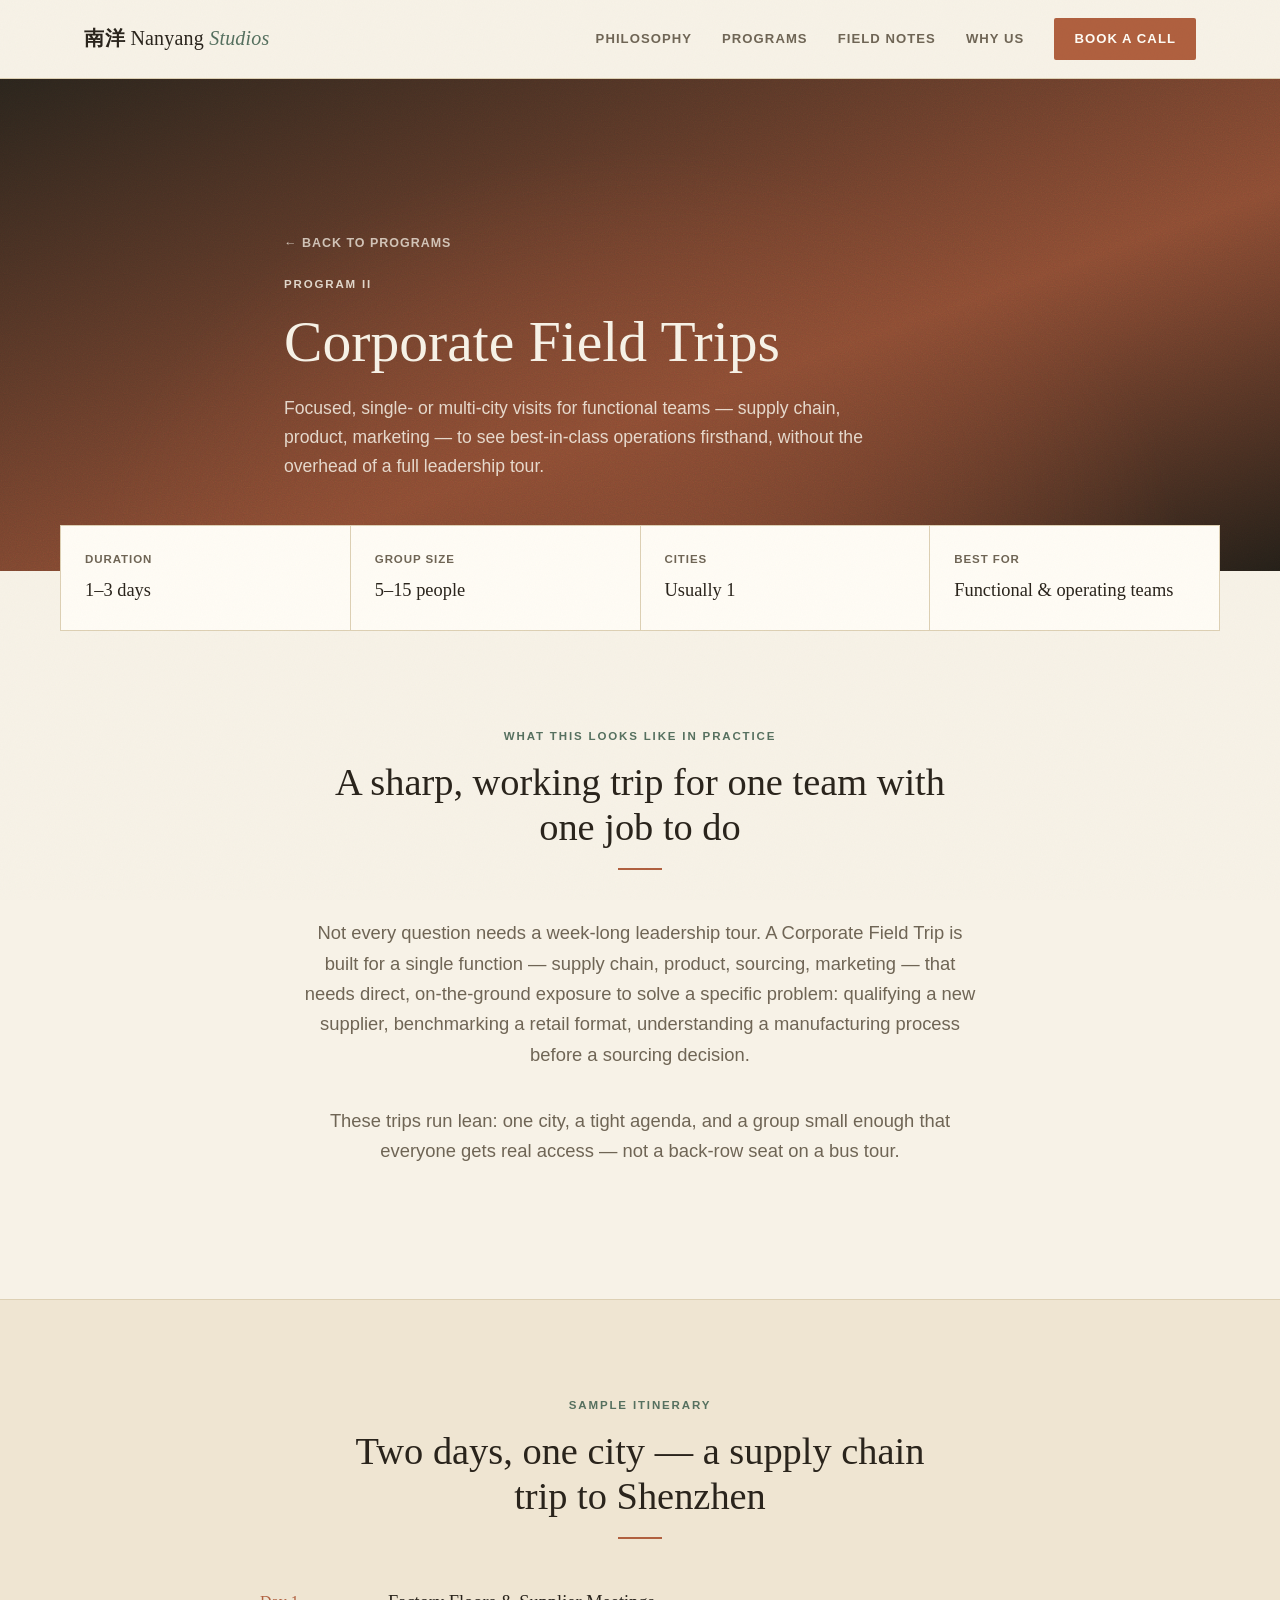
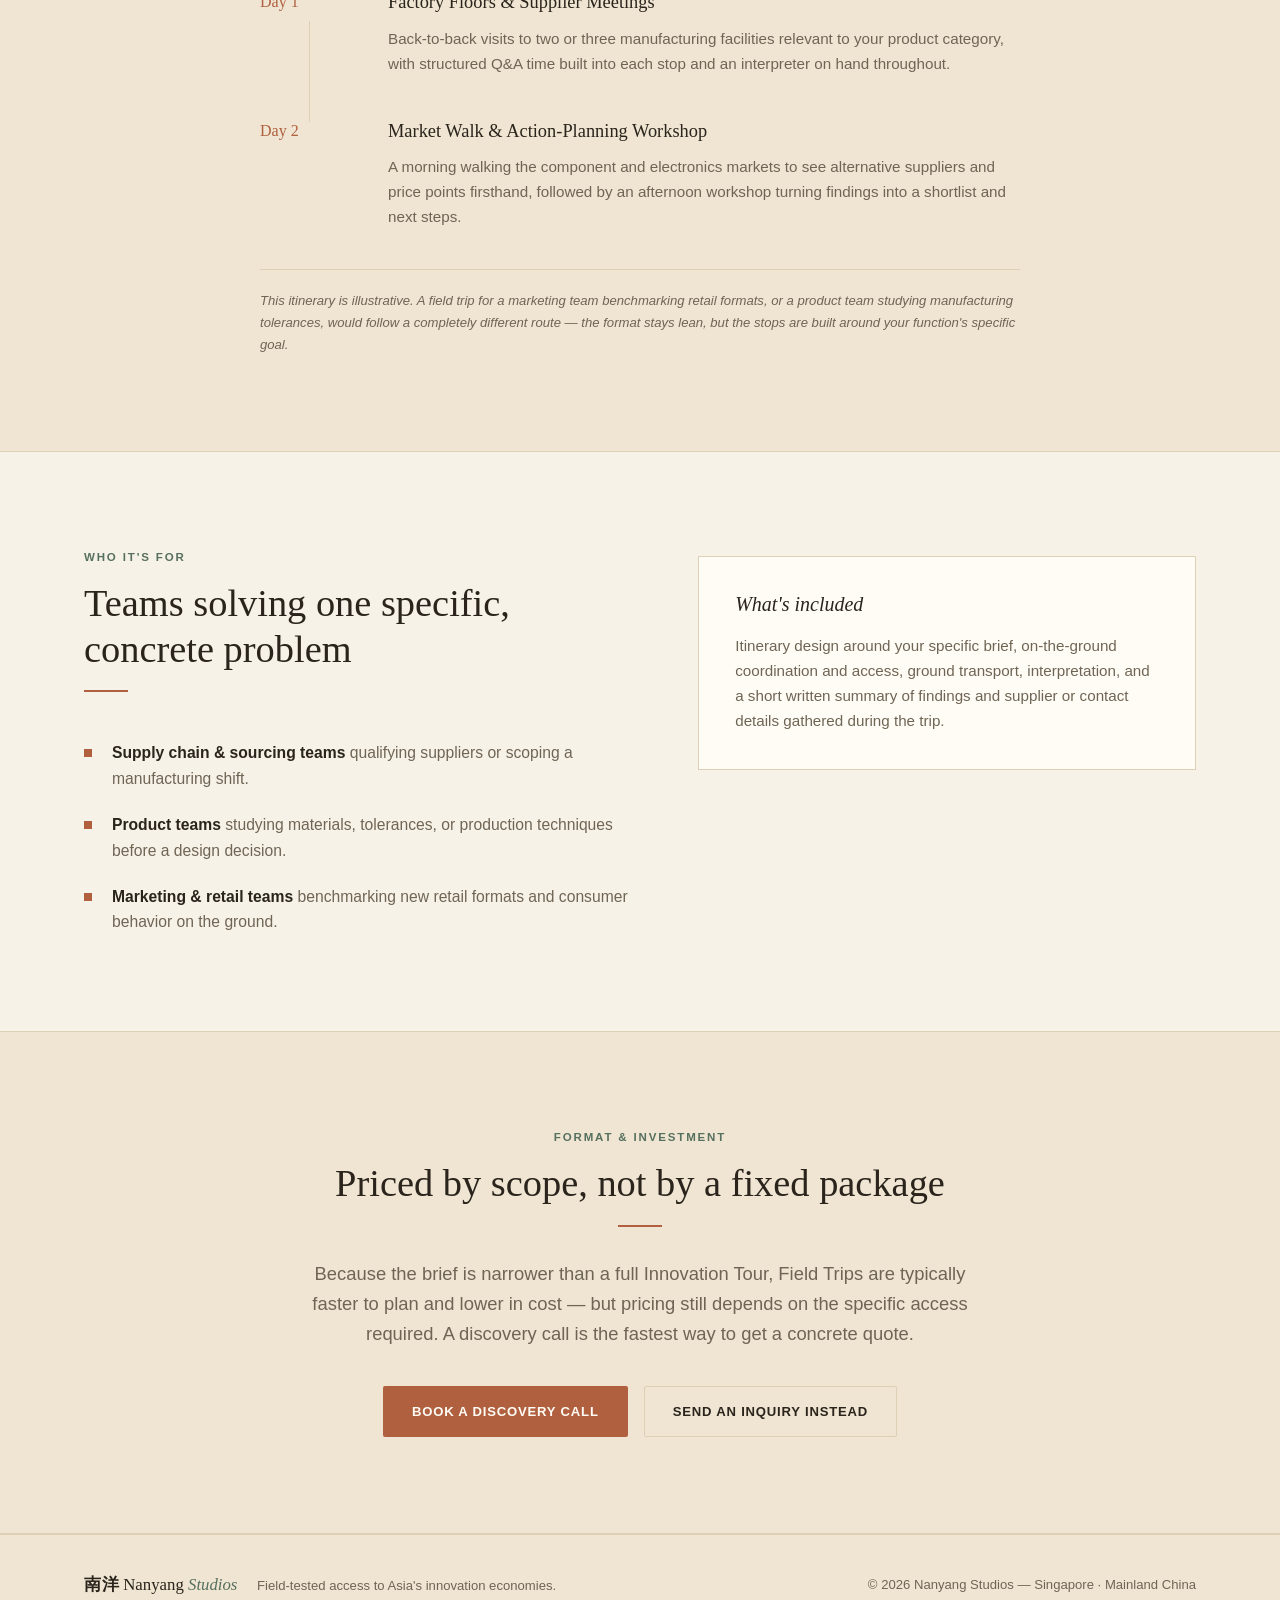
<file: programs/corporate-field-trips.html>
<!DOCTYPE html>
<html lang="en">
<head>
<meta charset="UTF-8">
<meta name="viewport" content="width=device-width, initial-scale=1.0">
<title>Corporate Field Trips | Nanyang Studios</title>
<meta name="description" content="Focused corporate field trips for functional teams — supply chain, product, and marketing — into Asia's operating floors. A sample itinerary, format, and what's included.">
<link rel="icon" href="data:,">
<link rel="stylesheet" href="../styles.css">
<script>document.documentElement.classList.add("js-reveal");</script>
</head>
<body>

<header class="site-header" id="top">
  <div class="container header-inner">
    <a href="../index.html" class="logo"><span class="zh" lang="zh">南洋</span> Nanyang <span>Studios</span></a>
    <nav class="nav" id="nav">
      <a href="../index.html#philosophy">Philosophy</a>
      <a href="../index.html#programs">Programs</a>
      <a href="../index.html#field-notes">Field Notes</a>
      <a href="../index.html#why">Why Us</a>
      <a href="../index.html#contact" class="nav-cta">Book a Call</a>
    </nav>
    <button class="nav-toggle" id="navToggle" aria-label="Toggle navigation" aria-expanded="false">
      <span></span><span></span><span></span>
    </button>
  </div>
</header>

<main>

  <section class="page-hero">
    <div class="page-hero-photo tint-terracotta" aria-hidden="true"></div>
    <div class="container page-hero-inner">
      <a href="../index.html#programs" class="breadcrumb">← Back to Programs</a>
      <p class="eyebrow eyebrow-light">Program II</p>
      <h1>Corporate Field Trips</h1>
      <p class="page-hero-sub">Focused, single- or multi-city visits for functional teams — supply chain, product, marketing — to see best-in-class operations firsthand, without the overhead of a full leadership tour.</p>
    </div>
  </section>

  <div class="quick-facts reveal">
    <div class="quick-fact">
      <span class="quick-fact-label">Duration</span>
      <span class="quick-fact-value">1–3 days</span>
    </div>
    <div class="quick-fact">
      <span class="quick-fact-label">Group size</span>
      <span class="quick-fact-value">5–15 people</span>
    </div>
    <div class="quick-fact">
      <span class="quick-fact-label">Cities</span>
      <span class="quick-fact-value">Usually 1</span>
    </div>
    <div class="quick-fact">
      <span class="quick-fact-label">Best for</span>
      <span class="quick-fact-value">Functional &amp; operating teams</span>
    </div>
  </div>

  <section class="section reveal">
    <div class="container narrow">
      <div class="section-head">
        <p class="eyebrow">What This Looks Like In Practice</p>
        <h2>A sharp, working trip for one team with one job to do</h2>
      </div>
      <p class="lede">Not every question needs a week-long leadership tour. A Corporate Field Trip is built for a single function — supply chain, product, sourcing, marketing — that needs direct, on-the-ground exposure to solve a specific problem: qualifying a new supplier, benchmarking a retail format, understanding a manufacturing process before a sourcing decision.</p>
      <p class="lede">These trips run lean: one city, a tight agenda, and a group small enough that everyone gets real access — not a back-row seat on a bus tour.</p>
    </div>
  </section>

  <section class="section section-alt reveal">
    <div class="container">
      <div class="section-head">
        <p class="eyebrow">Sample Itinerary</p>
        <h2>Two days, one city — a supply chain trip to Shenzhen</h2>
      </div>
      <div class="itinerary">
        <div class="itinerary-day">
          <span class="itinerary-day-num">Day 1</span>
          <div>
            <h4>Factory Floors &amp; Supplier Meetings</h4>
            <p>Back-to-back visits to two or three manufacturing facilities relevant to your product category, with structured Q&amp;A time built into each stop and an interpreter on hand throughout.</p>
          </div>
        </div>
        <div class="itinerary-day">
          <span class="itinerary-day-num">Day 2</span>
          <div>
            <h4>Market Walk &amp; Action-Planning Workshop</h4>
            <p>A morning walking the component and electronics markets to see alternative suppliers and price points firsthand, followed by an afternoon workshop turning findings into a shortlist and next steps.</p>
          </div>
        </div>
      </div>
      <p class="itinerary-note">This itinerary is illustrative. A field trip for a marketing team benchmarking retail formats, or a product team studying manufacturing tolerances, would follow a completely different route — the format stays lean, but the stops are built around your function's specific goal.</p>
    </div>
  </section>

  <section class="section reveal">
    <div class="container why-grid">
      <div>
        <div class="section-head section-head-left">
          <p class="eyebrow">Who It's For</p>
          <h2>Teams solving one specific, concrete problem</h2>
        </div>
        <ul class="why-list">
          <li><strong>Supply chain &amp; sourcing teams</strong> qualifying suppliers or scoping a manufacturing shift.</li>
          <li><strong>Product teams</strong> studying materials, tolerances, or production techniques before a design decision.</li>
          <li><strong>Marketing &amp; retail teams</strong> benchmarking new retail formats and consumer behavior on the ground.</li>
        </ul>
      </div>
      <div class="credential-block">
        <h3>What's included</h3>
        <p>Itinerary design around your specific brief, on-the-ground coordination and access, ground transport, interpretation, and a short written summary of findings and supplier or contact details gathered during the trip.</p>
      </div>
    </div>
  </section>

  <section class="section section-alt cta-band reveal">
    <div class="container">
      <div class="section-head">
        <p class="eyebrow">Format &amp; Investment</p>
        <h2>Priced by scope, not by a fixed package</h2>
      </div>
      <p class="lede">Because the brief is narrower than a full Innovation Tour, Field Trips are typically faster to plan and lower in cost — but pricing still depends on the specific access required. A discovery call is the fastest way to get a concrete quote.</p>
      <div class="cta-actions">
        <a href="https://book.stripe.com/5kQaEX8Lm99vaOcah42Nq01" class="btn btn-primary" target="_blank" rel="noopener">Book a Discovery Call</a>
        <a href="../index.html#contact" class="btn btn-ghost">Send an Inquiry Instead</a>
      </div>
    </div>
  </section>

</main>

<footer class="site-footer">
  <div class="container footer-inner">
    <div>
      <span class="footer-word"><span class="zh" lang="zh">南洋</span> Nanyang <span>Studios</span></span>
      <span class="footer-tagline">Field-tested access to Asia's innovation economies.</span>
    </div>
    <span>&copy; <span id="year"></span> Nanyang Studios — Singapore · Mainland China</span>
  </div>
</footer>

<script src="../script.js"></script>
</body>
</html>
</file>
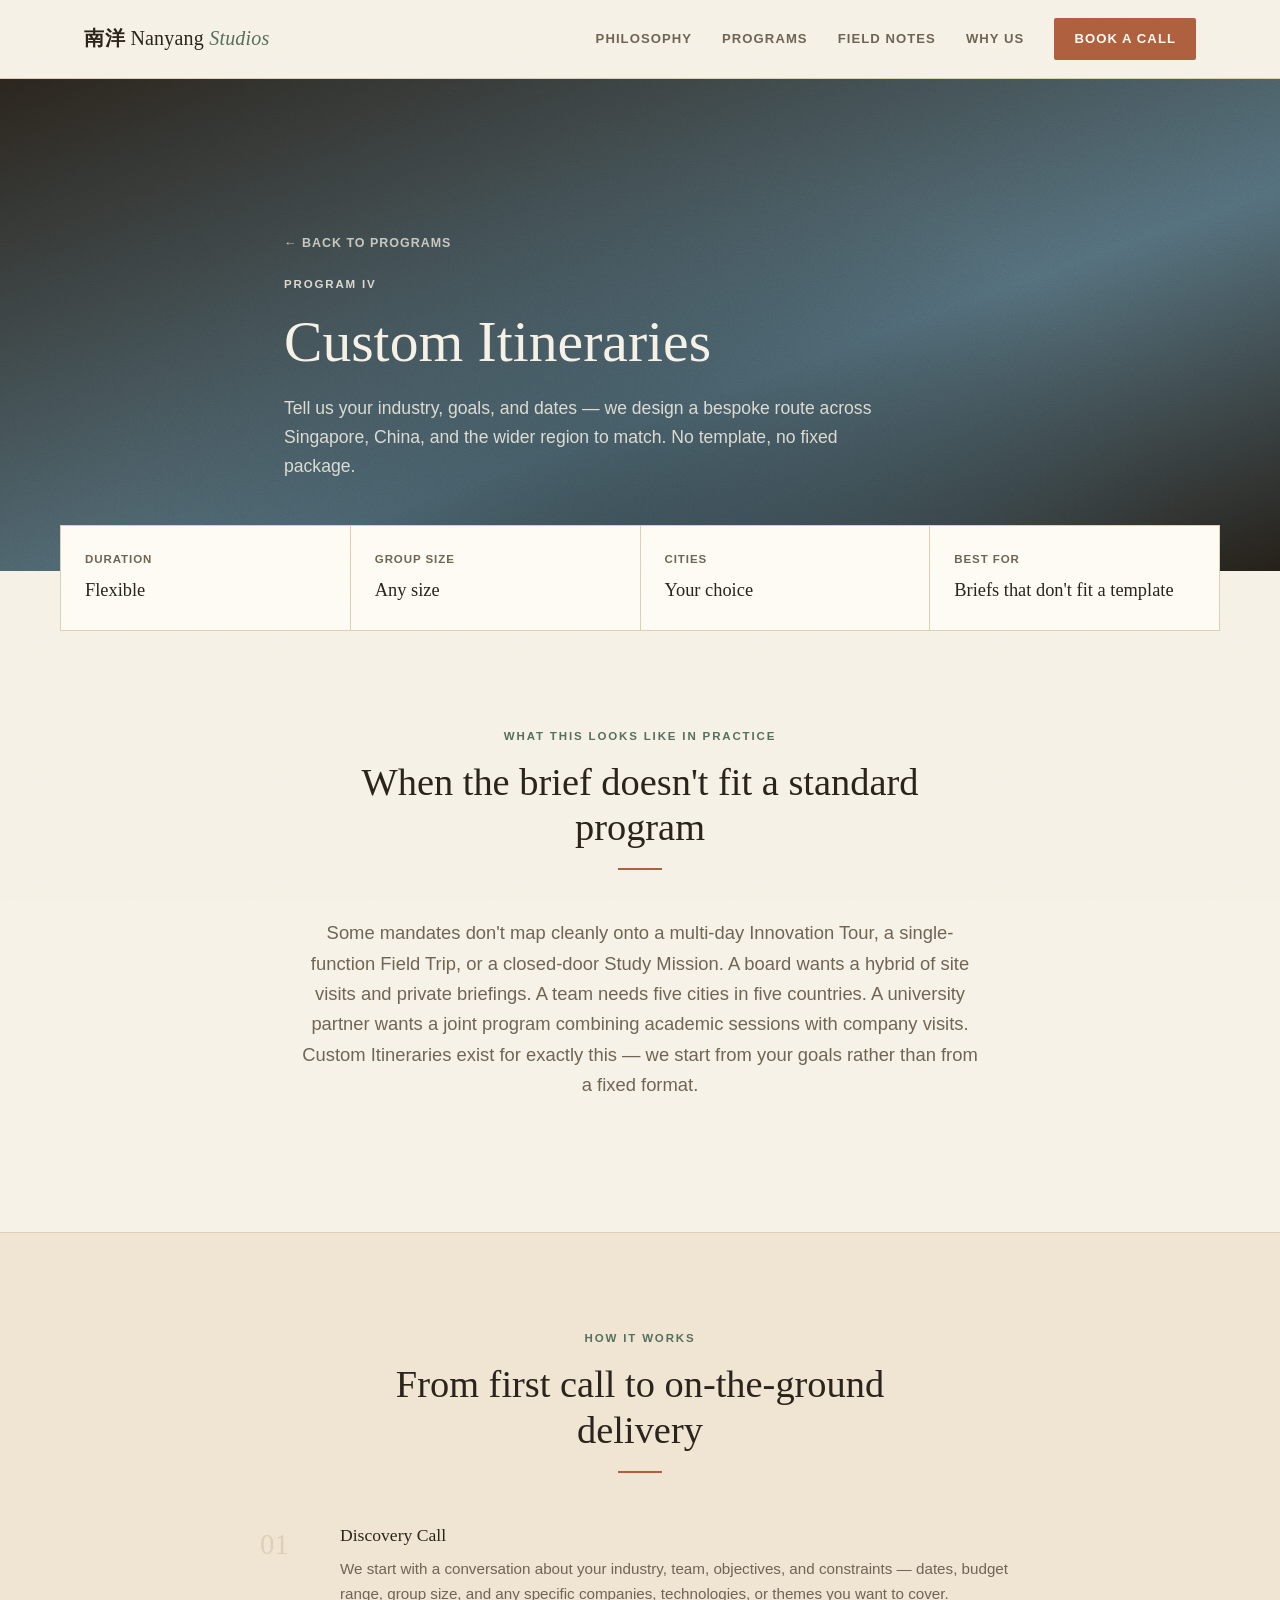
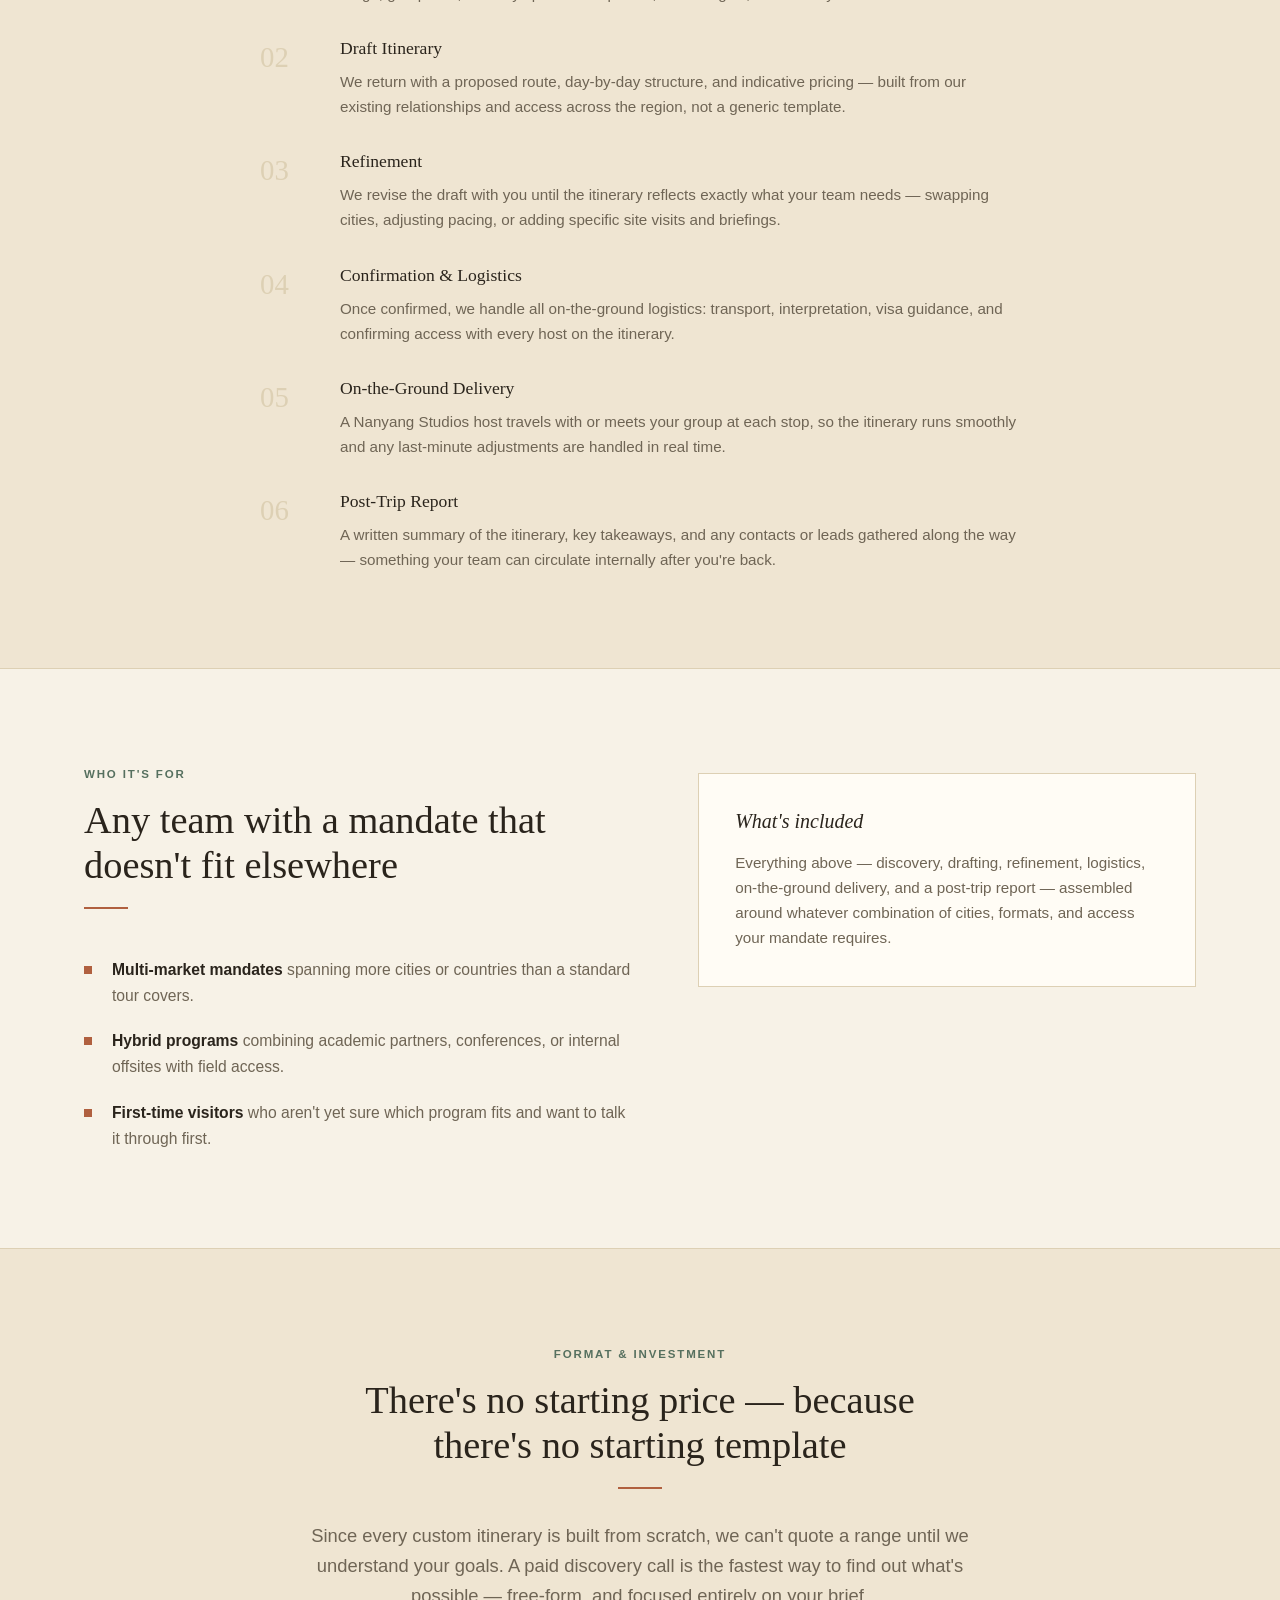
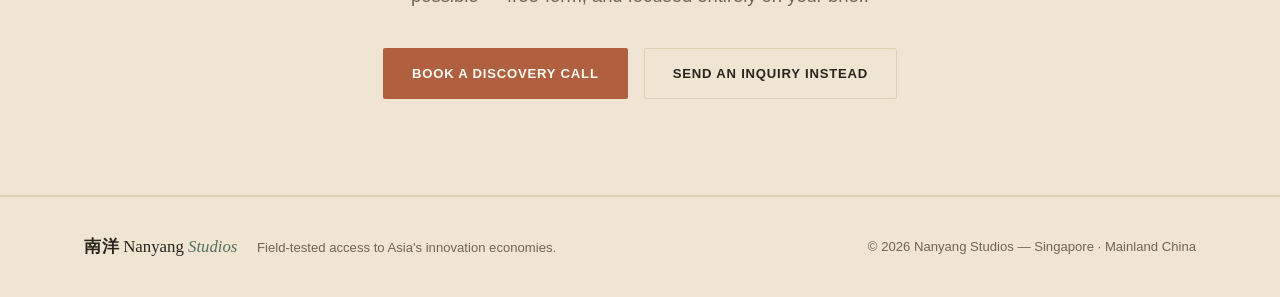
<file: programs/custom-itineraries.html>
<!DOCTYPE html>
<html lang="en">
<head>
<meta charset="UTF-8">
<meta name="viewport" content="width=device-width, initial-scale=1.0">
<title>Custom Itineraries | Nanyang Studios</title>
<meta name="description" content="A fully bespoke route across Singapore, mainland China, and the wider region, designed around your industry, goals, and dates. How the design process works, step by step.">
<link rel="icon" href="data:,">
<link rel="stylesheet" href="../styles.css">
<script>document.documentElement.classList.add("js-reveal");</script>
</head>
<body>

<header class="site-header" id="top">
  <div class="container header-inner">
    <a href="../index.html" class="logo"><span class="zh" lang="zh">南洋</span> Nanyang <span>Studios</span></a>
    <nav class="nav" id="nav">
      <a href="../index.html#philosophy">Philosophy</a>
      <a href="../index.html#programs">Programs</a>
      <a href="../index.html#field-notes">Field Notes</a>
      <a href="../index.html#why">Why Us</a>
      <a href="../index.html#contact" class="nav-cta">Book a Call</a>
    </nav>
    <button class="nav-toggle" id="navToggle" aria-label="Toggle navigation" aria-expanded="false">
      <span></span><span></span><span></span>
    </button>
  </div>
</header>

<main>

  <section class="page-hero">
    <div class="page-hero-photo tint-slate" aria-hidden="true"></div>
    <div class="container page-hero-inner">
      <a href="../index.html#programs" class="breadcrumb">← Back to Programs</a>
      <p class="eyebrow eyebrow-light">Program IV</p>
      <h1>Custom Itineraries</h1>
      <p class="page-hero-sub">Tell us your industry, goals, and dates — we design a bespoke route across Singapore, China, and the wider region to match. No template, no fixed package.</p>
    </div>
  </section>

  <div class="quick-facts reveal">
    <div class="quick-fact">
      <span class="quick-fact-label">Duration</span>
      <span class="quick-fact-value">Flexible</span>
    </div>
    <div class="quick-fact">
      <span class="quick-fact-label">Group size</span>
      <span class="quick-fact-value">Any size</span>
    </div>
    <div class="quick-fact">
      <span class="quick-fact-label">Cities</span>
      <span class="quick-fact-value">Your choice</span>
    </div>
    <div class="quick-fact">
      <span class="quick-fact-label">Best for</span>
      <span class="quick-fact-value">Briefs that don't fit a template</span>
    </div>
  </div>

  <section class="section reveal">
    <div class="container narrow">
      <div class="section-head">
        <p class="eyebrow">What This Looks Like In Practice</p>
        <h2>When the brief doesn't fit a standard program</h2>
      </div>
      <p class="lede">Some mandates don't map cleanly onto a multi-day Innovation Tour, a single-function Field Trip, or a closed-door Study Mission. A board wants a hybrid of site visits and private briefings. A team needs five cities in five countries. A university partner wants a joint program combining academic sessions with company visits. Custom Itineraries exist for exactly this — we start from your goals rather than from a fixed format.</p>
    </div>
  </section>

  <section class="section section-alt reveal">
    <div class="container">
      <div class="section-head">
        <p class="eyebrow">How It Works</p>
        <h2>From first call to on-the-ground delivery</h2>
      </div>
      <div class="process-steps">
        <div class="process-step">
          <span class="process-step-num">01</span>
          <div>
            <h4>Discovery Call</h4>
            <p>We start with a conversation about your industry, team, objectives, and constraints — dates, budget range, group size, and any specific companies, technologies, or themes you want to cover.</p>
          </div>
        </div>
        <div class="process-step">
          <span class="process-step-num">02</span>
          <div>
            <h4>Draft Itinerary</h4>
            <p>We return with a proposed route, day-by-day structure, and indicative pricing — built from our existing relationships and access across the region, not a generic template.</p>
          </div>
        </div>
        <div class="process-step">
          <span class="process-step-num">03</span>
          <div>
            <h4>Refinement</h4>
            <p>We revise the draft with you until the itinerary reflects exactly what your team needs — swapping cities, adjusting pacing, or adding specific site visits and briefings.</p>
          </div>
        </div>
        <div class="process-step">
          <span class="process-step-num">04</span>
          <div>
            <h4>Confirmation &amp; Logistics</h4>
            <p>Once confirmed, we handle all on-the-ground logistics: transport, interpretation, visa guidance, and confirming access with every host on the itinerary.</p>
          </div>
        </div>
        <div class="process-step">
          <span class="process-step-num">05</span>
          <div>
            <h4>On-the-Ground Delivery</h4>
            <p>A Nanyang Studios host travels with or meets your group at each stop, so the itinerary runs smoothly and any last-minute adjustments are handled in real time.</p>
          </div>
        </div>
        <div class="process-step">
          <span class="process-step-num">06</span>
          <div>
            <h4>Post-Trip Report</h4>
            <p>A written summary of the itinerary, key takeaways, and any contacts or leads gathered along the way — something your team can circulate internally after you're back.</p>
          </div>
        </div>
      </div>
    </div>
  </section>

  <section class="section reveal">
    <div class="container why-grid">
      <div>
        <div class="section-head section-head-left">
          <p class="eyebrow">Who It's For</p>
          <h2>Any team with a mandate that doesn't fit elsewhere</h2>
        </div>
        <ul class="why-list">
          <li><strong>Multi-market mandates</strong> spanning more cities or countries than a standard tour covers.</li>
          <li><strong>Hybrid programs</strong> combining academic partners, conferences, or internal offsites with field access.</li>
          <li><strong>First-time visitors</strong> who aren't yet sure which program fits and want to talk it through first.</li>
        </ul>
      </div>
      <div class="credential-block">
        <h3>What's included</h3>
        <p>Everything above — discovery, drafting, refinement, logistics, on-the-ground delivery, and a post-trip report — assembled around whatever combination of cities, formats, and access your mandate requires.</p>
      </div>
    </div>
  </section>

  <section class="section section-alt cta-band reveal">
    <div class="container">
      <div class="section-head">
        <p class="eyebrow">Format &amp; Investment</p>
        <h2>There's no starting price — because there's no starting template</h2>
      </div>
      <p class="lede">Since every custom itinerary is built from scratch, we can't quote a range until we understand your goals. A paid discovery call is the fastest way to find out what's possible — free-form, and focused entirely on your brief.</p>
      <div class="cta-actions">
        <a href="https://book.stripe.com/5kQaEX8Lm99vaOcah42Nq01" class="btn btn-primary" target="_blank" rel="noopener">Book a Discovery Call</a>
        <a href="../index.html#contact" class="btn btn-ghost">Send an Inquiry Instead</a>
      </div>
    </div>
  </section>

</main>

<footer class="site-footer">
  <div class="container footer-inner">
    <div>
      <span class="footer-word"><span class="zh" lang="zh">南洋</span> Nanyang <span>Studios</span></span>
      <span class="footer-tagline">Field-tested access to Asia's innovation economies.</span>
    </div>
    <span>&copy; <span id="year"></span> Nanyang Studios — Singapore · Mainland China</span>
  </div>
</footer>

<script src="../script.js"></script>
</body>
</html>
</file>
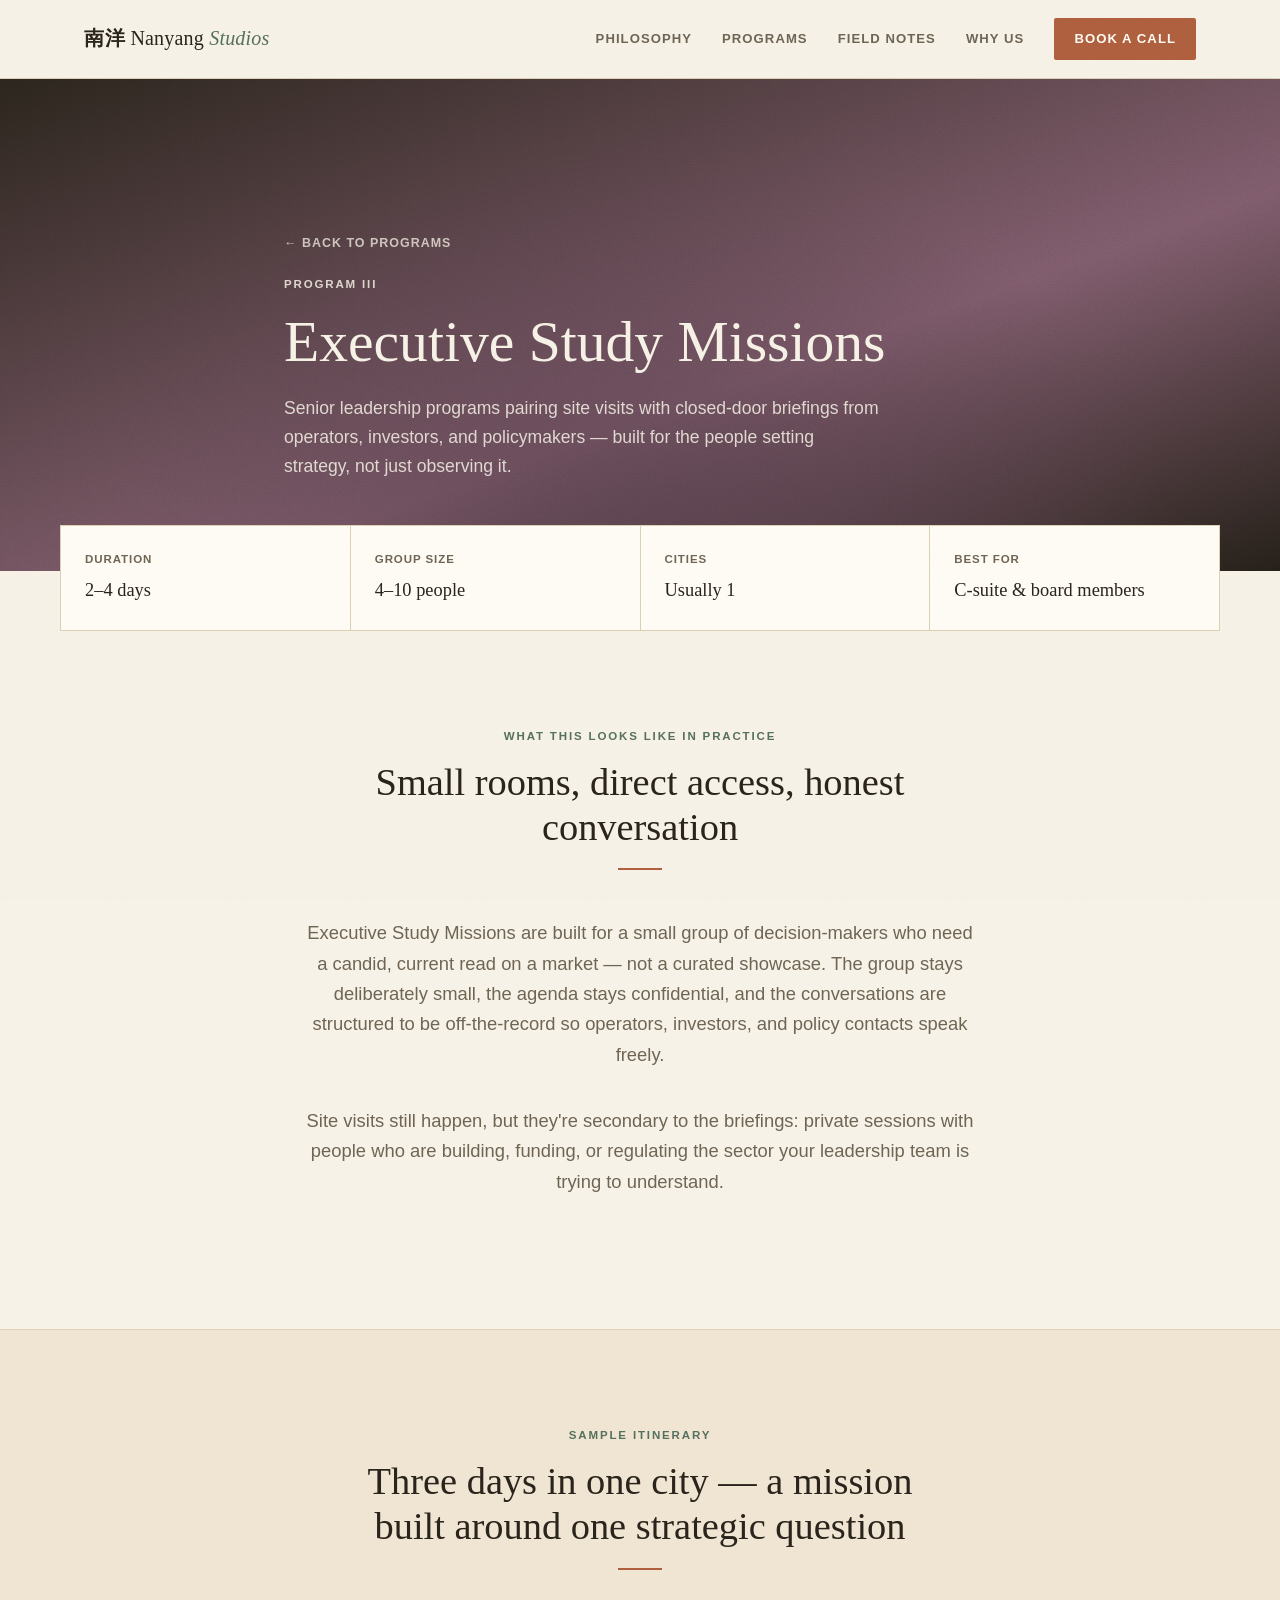
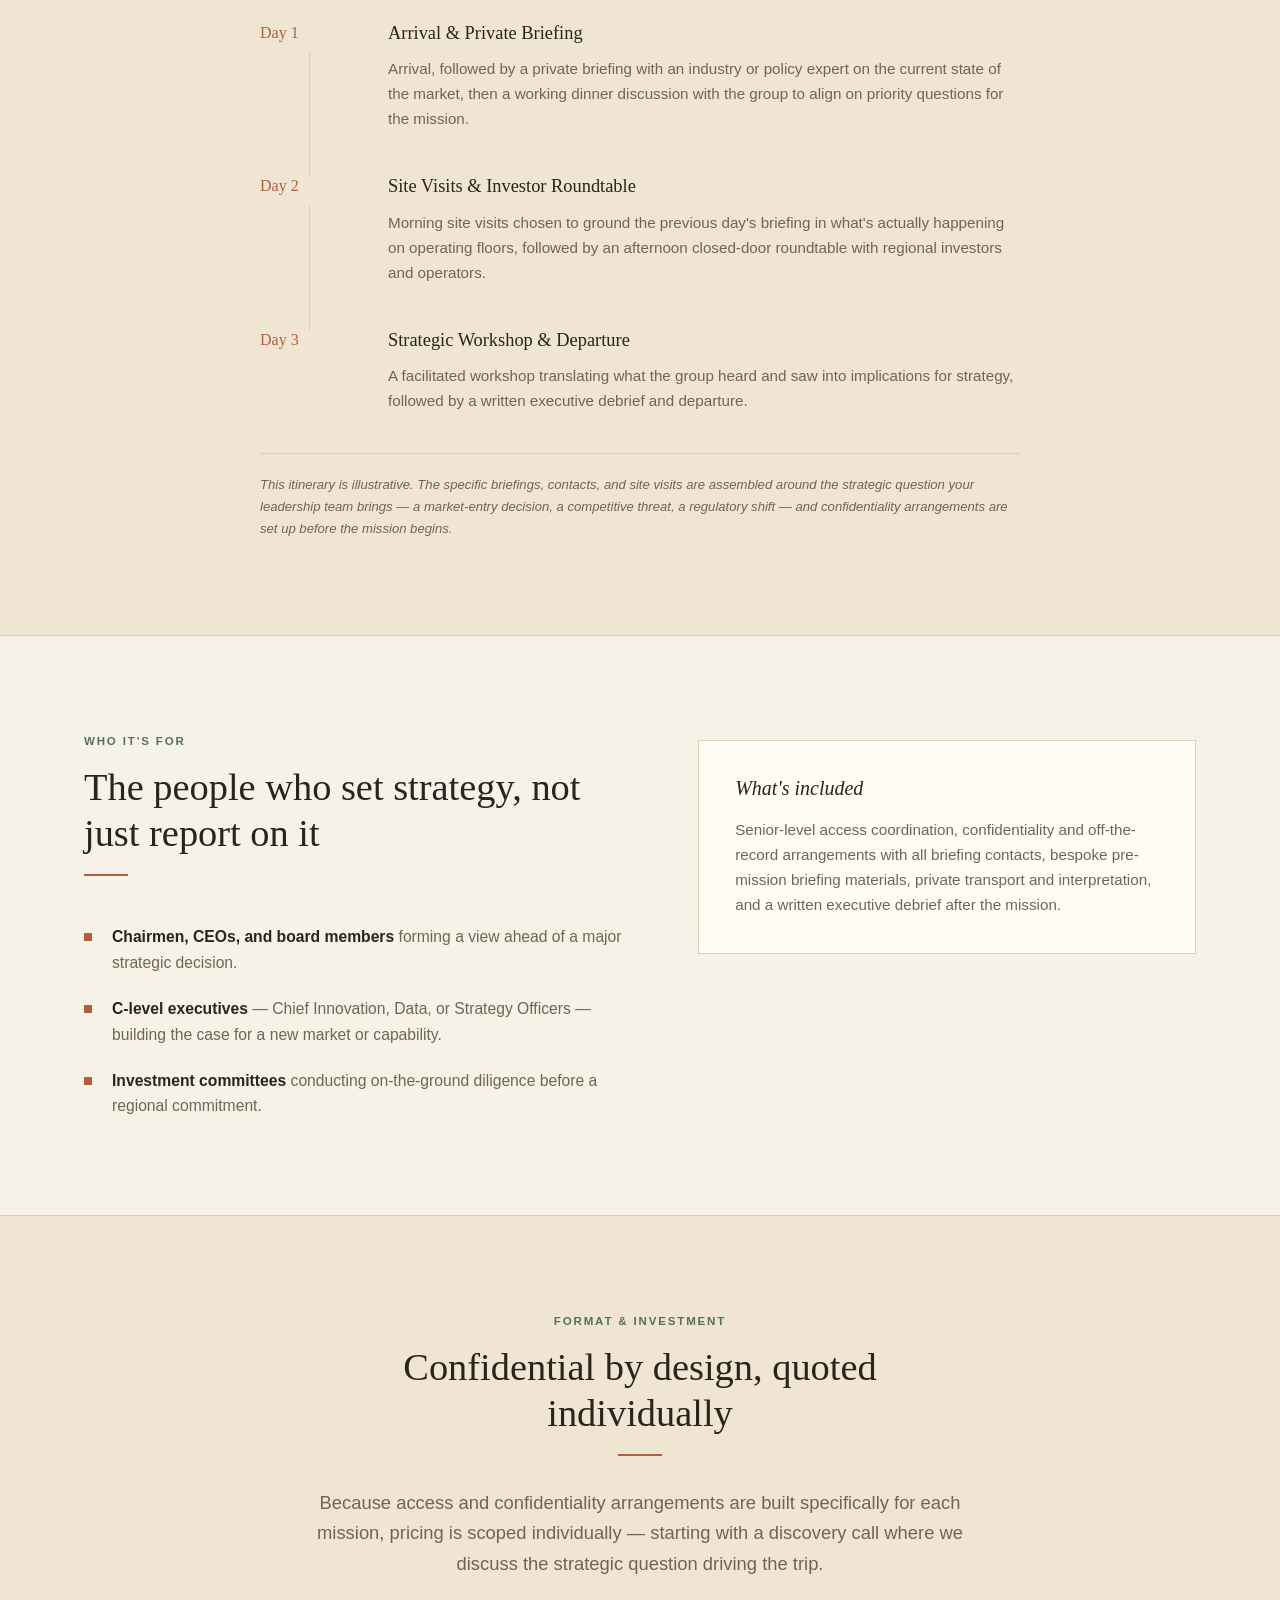
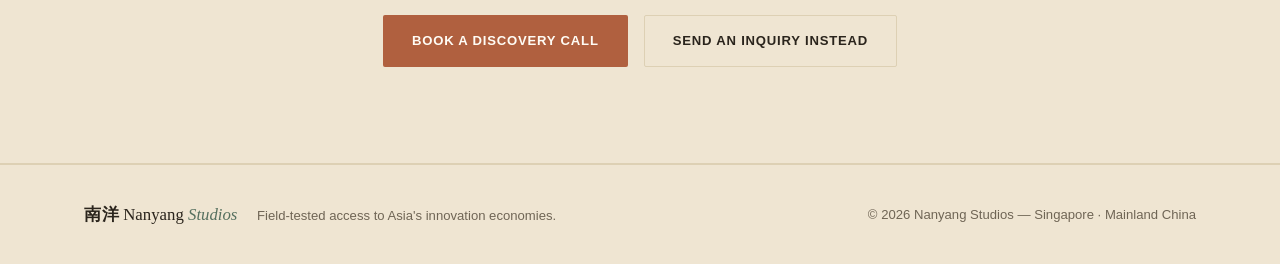
<file: programs/executive-study-missions.html>
<!DOCTYPE html>
<html lang="en">
<head>
<meta charset="UTF-8">
<meta name="viewport" content="width=device-width, initial-scale=1.0">
<title>Executive Study Missions | Nanyang Studios</title>
<meta name="description" content="Senior leadership study missions pairing site visits with closed-door briefings from operators, investors, and policymakers across Asia. A sample itinerary, format, and what's included.">
<link rel="icon" href="data:,">
<link rel="stylesheet" href="../styles.css">
<script>document.documentElement.classList.add("js-reveal");</script>
</head>
<body>

<header class="site-header" id="top">
  <div class="container header-inner">
    <a href="../index.html" class="logo"><span class="zh" lang="zh">南洋</span> Nanyang <span>Studios</span></a>
    <nav class="nav" id="nav">
      <a href="../index.html#philosophy">Philosophy</a>
      <a href="../index.html#programs">Programs</a>
      <a href="../index.html#field-notes">Field Notes</a>
      <a href="../index.html#why">Why Us</a>
      <a href="../index.html#contact" class="nav-cta">Book a Call</a>
    </nav>
    <button class="nav-toggle" id="navToggle" aria-label="Toggle navigation" aria-expanded="false">
      <span></span><span></span><span></span>
    </button>
  </div>
</header>

<main>

  <section class="page-hero">
    <div class="page-hero-photo tint-plum" aria-hidden="true"></div>
    <div class="container page-hero-inner">
      <a href="../index.html#programs" class="breadcrumb">← Back to Programs</a>
      <p class="eyebrow eyebrow-light">Program III</p>
      <h1>Executive Study Missions</h1>
      <p class="page-hero-sub">Senior leadership programs pairing site visits with closed-door briefings from operators, investors, and policymakers — built for the people setting strategy, not just observing it.</p>
    </div>
  </section>

  <div class="quick-facts reveal">
    <div class="quick-fact">
      <span class="quick-fact-label">Duration</span>
      <span class="quick-fact-value">2–4 days</span>
    </div>
    <div class="quick-fact">
      <span class="quick-fact-label">Group size</span>
      <span class="quick-fact-value">4–10 people</span>
    </div>
    <div class="quick-fact">
      <span class="quick-fact-label">Cities</span>
      <span class="quick-fact-value">Usually 1</span>
    </div>
    <div class="quick-fact">
      <span class="quick-fact-label">Best for</span>
      <span class="quick-fact-value">C-suite &amp; board members</span>
    </div>
  </div>

  <section class="section reveal">
    <div class="container narrow">
      <div class="section-head">
        <p class="eyebrow">What This Looks Like In Practice</p>
        <h2>Small rooms, direct access, honest conversation</h2>
      </div>
      <p class="lede">Executive Study Missions are built for a small group of decision-makers who need a candid, current read on a market — not a curated showcase. The group stays deliberately small, the agenda stays confidential, and the conversations are structured to be off-the-record so operators, investors, and policy contacts speak freely.</p>
      <p class="lede">Site visits still happen, but they're secondary to the briefings: private sessions with people who are building, funding, or regulating the sector your leadership team is trying to understand.</p>
    </div>
  </section>

  <section class="section section-alt reveal">
    <div class="container">
      <div class="section-head">
        <p class="eyebrow">Sample Itinerary</p>
        <h2>Three days in one city — a mission built around one strategic question</h2>
      </div>
      <div class="itinerary">
        <div class="itinerary-day">
          <span class="itinerary-day-num">Day 1</span>
          <div>
            <h4>Arrival &amp; Private Briefing</h4>
            <p>Arrival, followed by a private briefing with an industry or policy expert on the current state of the market, then a working dinner discussion with the group to align on priority questions for the mission.</p>
          </div>
        </div>
        <div class="itinerary-day">
          <span class="itinerary-day-num">Day 2</span>
          <div>
            <h4>Site Visits &amp; Investor Roundtable</h4>
            <p>Morning site visits chosen to ground the previous day's briefing in what's actually happening on operating floors, followed by an afternoon closed-door roundtable with regional investors and operators.</p>
          </div>
        </div>
        <div class="itinerary-day">
          <span class="itinerary-day-num">Day 3</span>
          <div>
            <h4>Strategic Workshop &amp; Departure</h4>
            <p>A facilitated workshop translating what the group heard and saw into implications for strategy, followed by a written executive debrief and departure.</p>
          </div>
        </div>
      </div>
      <p class="itinerary-note">This itinerary is illustrative. The specific briefings, contacts, and site visits are assembled around the strategic question your leadership team brings — a market-entry decision, a competitive threat, a regulatory shift — and confidentiality arrangements are set up before the mission begins.</p>
    </div>
  </section>

  <section class="section reveal">
    <div class="container why-grid">
      <div>
        <div class="section-head section-head-left">
          <p class="eyebrow">Who It's For</p>
          <h2>The people who set strategy, not just report on it</h2>
        </div>
        <ul class="why-list">
          <li><strong>Chairmen, CEOs, and board members</strong> forming a view ahead of a major strategic decision.</li>
          <li><strong>C-level executives</strong> — Chief Innovation, Data, or Strategy Officers — building the case for a new market or capability.</li>
          <li><strong>Investment committees</strong> conducting on-the-ground diligence before a regional commitment.</li>
        </ul>
      </div>
      <div class="credential-block">
        <h3>What's included</h3>
        <p>Senior-level access coordination, confidentiality and off-the-record arrangements with all briefing contacts, bespoke pre-mission briefing materials, private transport and interpretation, and a written executive debrief after the mission.</p>
      </div>
    </div>
  </section>

  <section class="section section-alt cta-band reveal">
    <div class="container">
      <div class="section-head">
        <p class="eyebrow">Format &amp; Investment</p>
        <h2>Confidential by design, quoted individually</h2>
      </div>
      <p class="lede">Because access and confidentiality arrangements are built specifically for each mission, pricing is scoped individually — starting with a discovery call where we discuss the strategic question driving the trip.</p>
      <div class="cta-actions">
        <a href="https://book.stripe.com/5kQaEX8Lm99vaOcah42Nq01" class="btn btn-primary" target="_blank" rel="noopener">Book a Discovery Call</a>
        <a href="../index.html#contact" class="btn btn-ghost">Send an Inquiry Instead</a>
      </div>
    </div>
  </section>

</main>

<footer class="site-footer">
  <div class="container footer-inner">
    <div>
      <span class="footer-word"><span class="zh" lang="zh">南洋</span> Nanyang <span>Studios</span></span>
      <span class="footer-tagline">Field-tested access to Asia's innovation economies.</span>
    </div>
    <span>&copy; <span id="year"></span> Nanyang Studios — Singapore · Mainland China</span>
  </div>
</footer>

<script src="../script.js"></script>
</body>
</html>
</file>
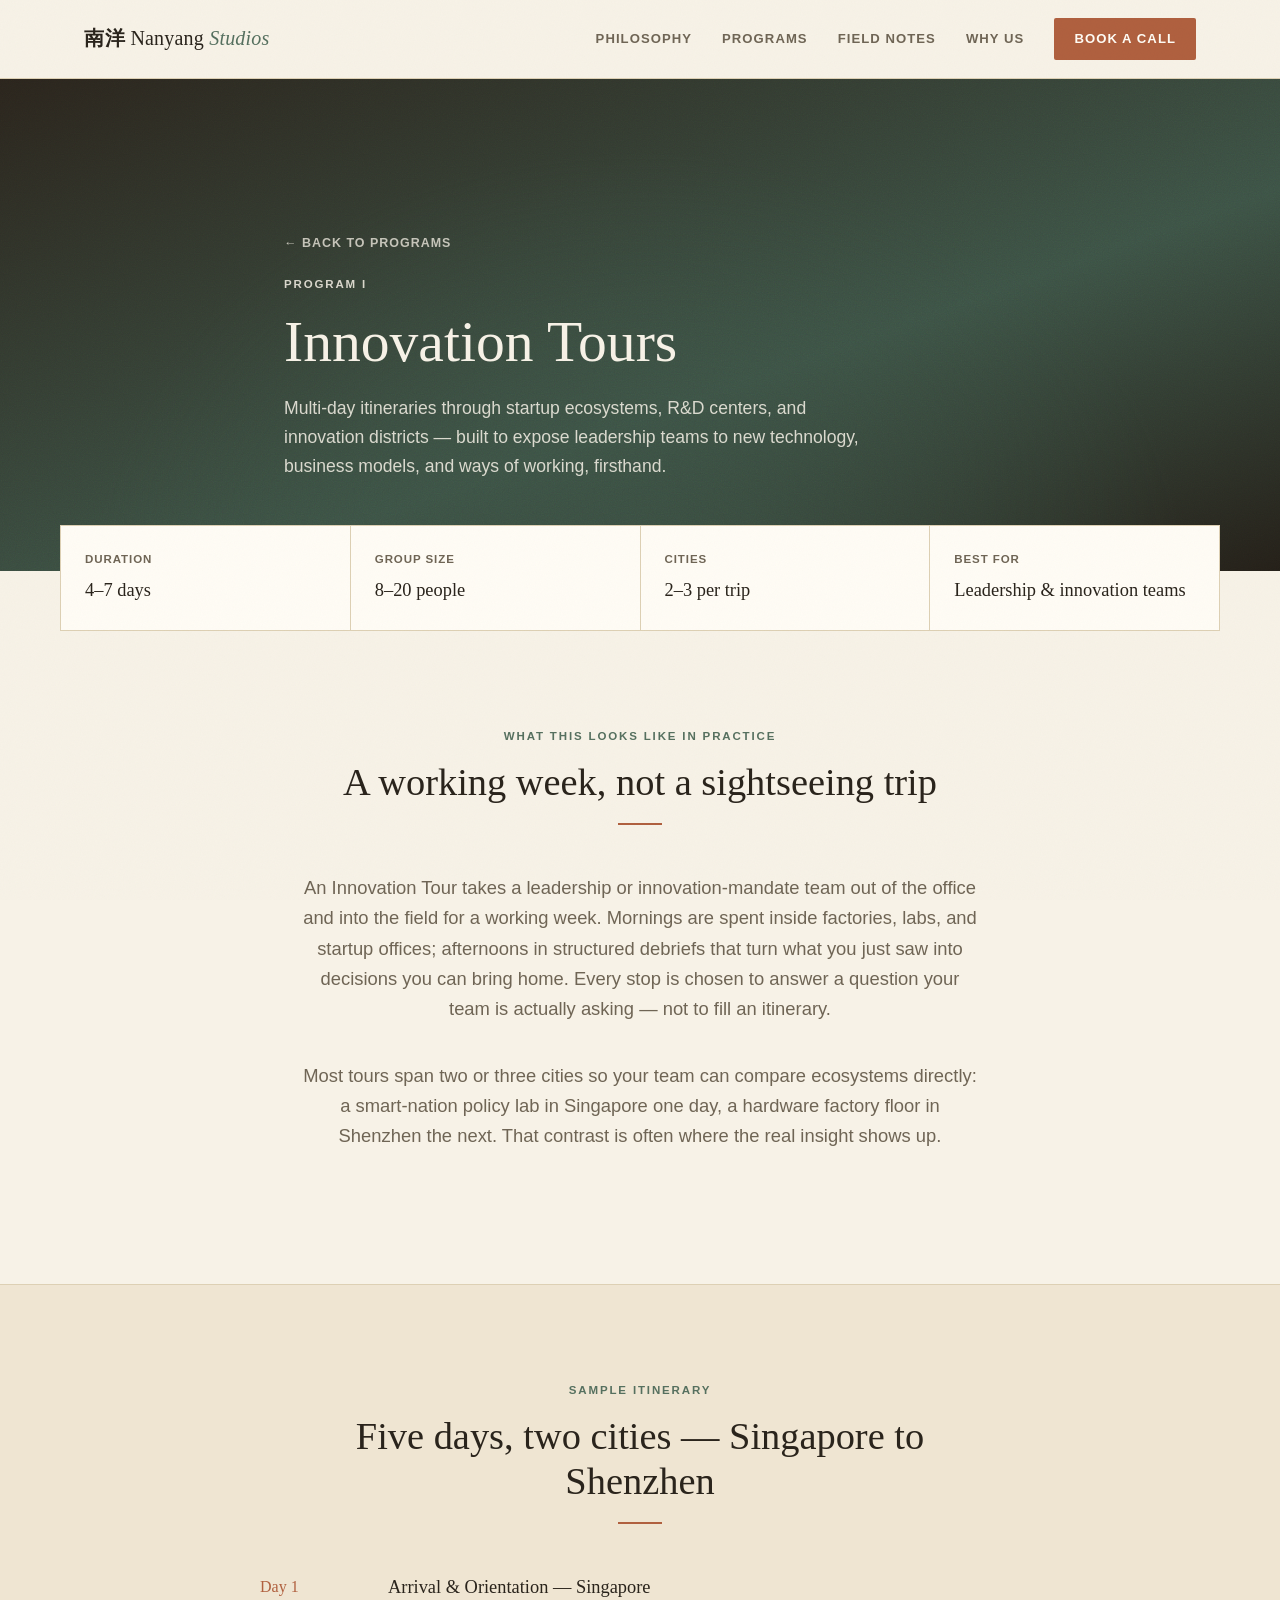
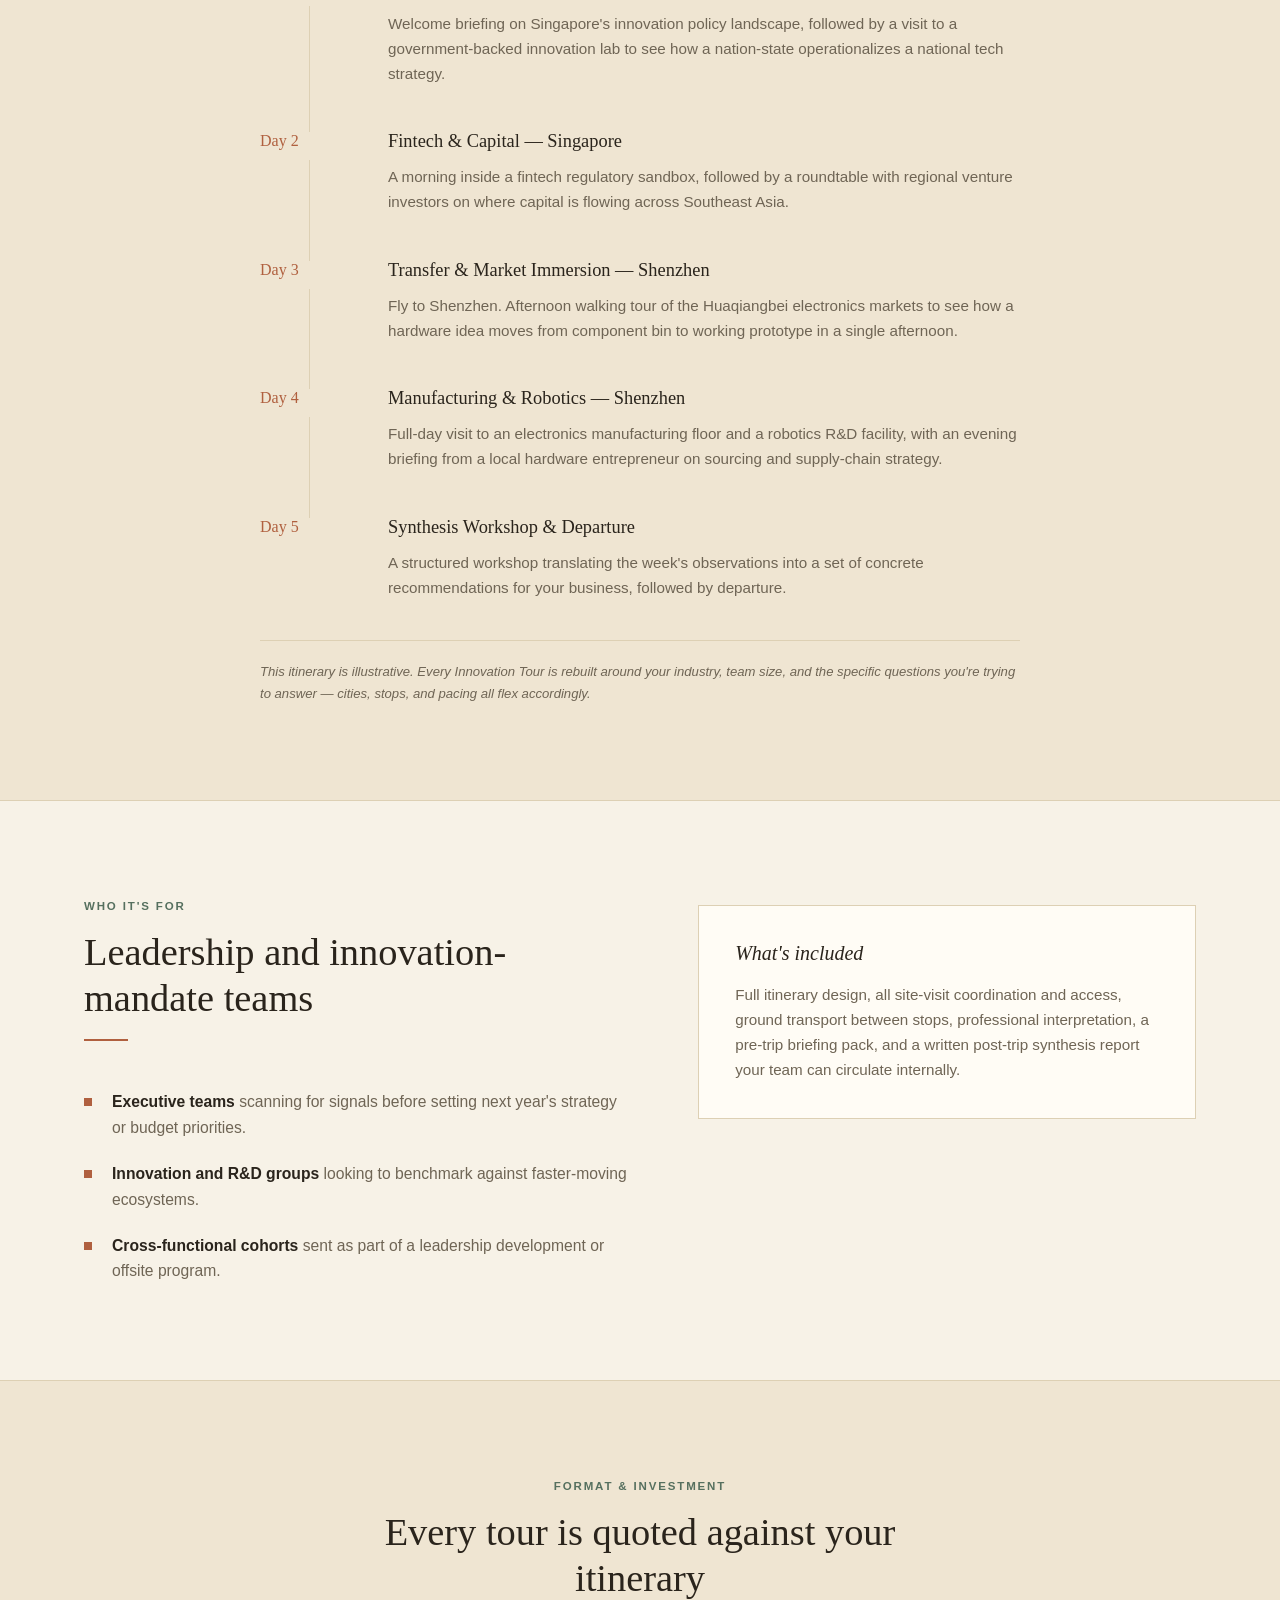
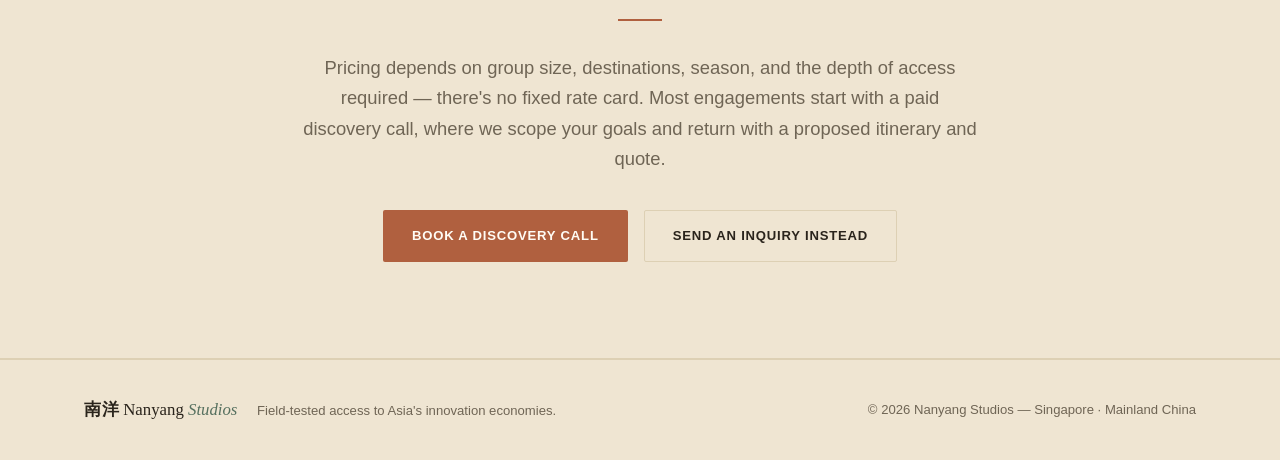
<file: programs/innovation-tours.html>
<!DOCTYPE html>
<html lang="en">
<head>
<meta charset="UTF-8">
<meta name="viewport" content="width=device-width, initial-scale=1.0">
<title>Innovation Tours | Nanyang Studios</title>
<meta name="description" content="Multi-day corporate innovation tours through Singapore, Shenzhen, Shanghai, and beyond — a sample itinerary, format, and what's included.">
<link rel="icon" href="data:,">
<link rel="stylesheet" href="../styles.css">
<script>document.documentElement.classList.add("js-reveal");</script>
</head>
<body>

<header class="site-header" id="top">
  <div class="container header-inner">
    <a href="../index.html" class="logo"><span class="zh" lang="zh">南洋</span> Nanyang <span>Studios</span></a>
    <nav class="nav" id="nav">
      <a href="../index.html#philosophy">Philosophy</a>
      <a href="../index.html#programs">Programs</a>
      <a href="../index.html#field-notes">Field Notes</a>
      <a href="../index.html#why">Why Us</a>
      <a href="../index.html#contact" class="nav-cta">Book a Call</a>
    </nav>
    <button class="nav-toggle" id="navToggle" aria-label="Toggle navigation" aria-expanded="false">
      <span></span><span></span><span></span>
    </button>
  </div>
</header>

<main>

  <section class="page-hero">
    <div class="page-hero-photo tint-jade" aria-hidden="true"></div>
    <div class="container page-hero-inner">
      <a href="../index.html#programs" class="breadcrumb">← Back to Programs</a>
      <p class="eyebrow eyebrow-light">Program I</p>
      <h1>Innovation Tours</h1>
      <p class="page-hero-sub">Multi-day itineraries through startup ecosystems, R&amp;D centers, and innovation districts — built to expose leadership teams to new technology, business models, and ways of working, firsthand.</p>
    </div>
  </section>

  <div class="quick-facts reveal">
    <div class="quick-fact">
      <span class="quick-fact-label">Duration</span>
      <span class="quick-fact-value">4–7 days</span>
    </div>
    <div class="quick-fact">
      <span class="quick-fact-label">Group size</span>
      <span class="quick-fact-value">8–20 people</span>
    </div>
    <div class="quick-fact">
      <span class="quick-fact-label">Cities</span>
      <span class="quick-fact-value">2–3 per trip</span>
    </div>
    <div class="quick-fact">
      <span class="quick-fact-label">Best for</span>
      <span class="quick-fact-value">Leadership &amp; innovation teams</span>
    </div>
  </div>

  <section class="section reveal">
    <div class="container narrow">
      <div class="section-head">
        <p class="eyebrow">What This Looks Like In Practice</p>
        <h2>A working week, not a sightseeing trip</h2>
      </div>
      <p class="lede">An Innovation Tour takes a leadership or innovation-mandate team out of the office and into the field for a working week. Mornings are spent inside factories, labs, and startup offices; afternoons in structured debriefs that turn what you just saw into decisions you can bring home. Every stop is chosen to answer a question your team is actually asking — not to fill an itinerary.</p>
      <p class="lede">Most tours span two or three cities so your team can compare ecosystems directly: a smart-nation policy lab in Singapore one day, a hardware factory floor in Shenzhen the next. That contrast is often where the real insight shows up.</p>
    </div>
  </section>

  <section class="section section-alt reveal">
    <div class="container">
      <div class="section-head">
        <p class="eyebrow">Sample Itinerary</p>
        <h2>Five days, two cities — Singapore to Shenzhen</h2>
      </div>
      <div class="itinerary">
        <div class="itinerary-day">
          <span class="itinerary-day-num">Day 1</span>
          <div>
            <h4>Arrival &amp; Orientation — Singapore</h4>
            <p>Welcome briefing on Singapore's innovation policy landscape, followed by a visit to a government-backed innovation lab to see how a nation-state operationalizes a national tech strategy.</p>
          </div>
        </div>
        <div class="itinerary-day">
          <span class="itinerary-day-num">Day 2</span>
          <div>
            <h4>Fintech &amp; Capital — Singapore</h4>
            <p>A morning inside a fintech regulatory sandbox, followed by a roundtable with regional venture investors on where capital is flowing across Southeast Asia.</p>
          </div>
        </div>
        <div class="itinerary-day">
          <span class="itinerary-day-num">Day 3</span>
          <div>
            <h4>Transfer &amp; Market Immersion — Shenzhen</h4>
            <p>Fly to Shenzhen. Afternoon walking tour of the Huaqiangbei electronics markets to see how a hardware idea moves from component bin to working prototype in a single afternoon.</p>
          </div>
        </div>
        <div class="itinerary-day">
          <span class="itinerary-day-num">Day 4</span>
          <div>
            <h4>Manufacturing &amp; Robotics — Shenzhen</h4>
            <p>Full-day visit to an electronics manufacturing floor and a robotics R&amp;D facility, with an evening briefing from a local hardware entrepreneur on sourcing and supply-chain strategy.</p>
          </div>
        </div>
        <div class="itinerary-day">
          <span class="itinerary-day-num">Day 5</span>
          <div>
            <h4>Synthesis Workshop &amp; Departure</h4>
            <p>A structured workshop translating the week's observations into a set of concrete recommendations for your business, followed by departure.</p>
          </div>
        </div>
      </div>
      <p class="itinerary-note">This itinerary is illustrative. Every Innovation Tour is rebuilt around your industry, team size, and the specific questions you're trying to answer — cities, stops, and pacing all flex accordingly.</p>
    </div>
  </section>

  <section class="section reveal">
    <div class="container why-grid">
      <div>
        <div class="section-head section-head-left">
          <p class="eyebrow">Who It's For</p>
          <h2>Leadership and innovation-mandate teams</h2>
        </div>
        <ul class="why-list">
          <li><strong>Executive teams</strong> scanning for signals before setting next year's strategy or budget priorities.</li>
          <li><strong>Innovation and R&amp;D groups</strong> looking to benchmark against faster-moving ecosystems.</li>
          <li><strong>Cross-functional cohorts</strong> sent as part of a leadership development or offsite program.</li>
        </ul>
      </div>
      <div class="credential-block">
        <h3>What's included</h3>
        <p>Full itinerary design, all site-visit coordination and access, ground transport between stops, professional interpretation, a pre-trip briefing pack, and a written post-trip synthesis report your team can circulate internally.</p>
      </div>
    </div>
  </section>

  <section class="section section-alt cta-band reveal">
    <div class="container">
      <div class="section-head">
        <p class="eyebrow">Format &amp; Investment</p>
        <h2>Every tour is quoted against your itinerary</h2>
      </div>
      <p class="lede">Pricing depends on group size, destinations, season, and the depth of access required — there's no fixed rate card. Most engagements start with a paid discovery call, where we scope your goals and return with a proposed itinerary and quote.</p>
      <div class="cta-actions">
        <a href="https://book.stripe.com/5kQaEX8Lm99vaOcah42Nq01" class="btn btn-primary" target="_blank" rel="noopener">Book a Discovery Call</a>
        <a href="../index.html#contact" class="btn btn-ghost">Send an Inquiry Instead</a>
      </div>
    </div>
  </section>

</main>

<footer class="site-footer">
  <div class="container footer-inner">
    <div>
      <span class="footer-word"><span class="zh" lang="zh">南洋</span> Nanyang <span>Studios</span></span>
      <span class="footer-tagline">Field-tested access to Asia's innovation economies.</span>
    </div>
    <span>&copy; <span id="year"></span> Nanyang Studios — Singapore · Mainland China</span>
  </div>
</footer>

<script src="../script.js"></script>
</body>
</html>
</file>
<file: styles.css>
:root {
  --color-bg: #f7f2e7;
  --color-bg-alt: #efe5d2;
  --color-card: #fffcf5;
  --color-border: #ddd0b4;
  --color-ink: #2a241c;
  --color-ink-muted: #6f6555;
  --color-jade: #56705f;
  --color-jade-deep: #3c5245;
  --color-terracotta: #b0603f;
  --color-terracotta-deep: #8c4c33;
  --color-ochre: #c1953f;
  --color-slate: #536e7a;
  --color-plum: #7d5a6a;
  --font-serif: "Iowan Old Style", "Palatino Linotype", "Book Antiqua", Georgia, serif;
  --font-sans: -apple-system, BlinkMacSystemFont, "Segoe UI", Roboto, Helvetica, Arial, sans-serif;
  --max-width: 1160px;
  --grain: url("data:image/svg+xml,%3Csvg xmlns='http://www.w3.org/2000/svg' width='120' height='120'%3E%3Cfilter id='n'%3E%3CfeTurbulence type='fractalNoise' baseFrequency='0.85' numOctaves='3' stitchTiles='stitch'/%3E%3C/filter%3E%3Crect width='100%25' height='100%25' filter='url(%23n)'/%3E%3C/svg%3E");
  font-size: 16px;
}

* { box-sizing: border-box; }

html { scroll-behavior: smooth; }

body {
  margin: 0;
  font-family: var(--font-sans);
  background: var(--color-bg);
  color: var(--color-ink);
  line-height: 1.65;
  position: relative;
}

body::before {
  content: "";
  position: fixed;
  inset: 0;
  background-image: var(--grain);
  opacity: 0.035;
  mix-blend-mode: multiply;
  pointer-events: none;
  z-index: 999;
}

img { max-width: 100%; display: block; }

.container {
  max-width: var(--max-width);
  margin: 0 auto;
  padding: 0 24px;
}

.container.narrow { max-width: 760px; }

h1, h2, h3 {
  font-family: var(--font-serif);
  line-height: 1.18;
  margin: 0 0 16px;
  font-weight: 500;
  color: var(--color-ink);
}

h1 { font-size: clamp(2.3rem, 5vw, 3.6rem); }
h2 { font-size: clamp(1.7rem, 3.2vw, 2.4rem); }
h3 { font-size: 1.25rem; }

p { margin: 0 0 16px; color: var(--color-ink-muted); }

.eyebrow {
  text-transform: uppercase;
  letter-spacing: 0.16em;
  font-size: 0.72rem;
  color: var(--color-jade);
  font-weight: 600;
  margin: 0 0 14px;
  font-family: var(--font-sans);
}

.eyebrow-light { color: rgba(247, 242, 231, 0.85); }

.zh {
  font-family: "PingFang SC", "Noto Sans SC", "Microsoft YaHei", "Heiti SC", var(--font-sans);
  letter-spacing: 0.03em;
}

.eyebrow-zh {
  text-transform: none;
  font-size: 0.78rem;
  color: rgba(247, 242, 231, 0.6);
  margin: -8px 0 14px;
  font-weight: 500;
}

/* Section heads */
.section-head {
  text-align: center;
  max-width: 620px;
  margin: 0 auto 48px;
}

.section-head::after {
  content: "";
  display: block;
  width: 44px;
  height: 2px;
  background: var(--color-terracotta);
  margin: 18px auto 0;
}

.section-head h2 { margin-bottom: 0; }

.section-head-left { text-align: left; margin-left: 0; }
.section-head-left::after { margin: 18px 0 0; }

.lede {
  font-size: 1.15rem;
  max-width: 680px;
  margin: 0 auto 36px;
  text-align: center;
  color: var(--color-ink-muted);
}

.pull-quote {
  margin: 40px auto 0;
  max-width: 640px;
  text-align: center;
  border: none;
  padding: 0;
}

.pull-quote p {
  font-family: var(--font-serif);
  font-style: italic;
  font-size: 1.4rem;
  color: var(--color-ink);
  line-height: 1.4;
  margin-bottom: 12px;
}

.pull-quote cite {
  font-style: normal;
  font-size: 0.85rem;
  color: var(--color-ink-muted);
  letter-spacing: 0.04em;
}

/* Header */
.site-header {
  position: sticky;
  top: 0;
  z-index: 50;
  background: rgba(247, 242, 231, 0.9);
  backdrop-filter: blur(8px);
  border-bottom: 1px solid var(--color-border);
}

.header-inner {
  display: flex;
  align-items: center;
  justify-content: space-between;
  padding-top: 18px;
  padding-bottom: 18px;
}

.logo {
  font-family: var(--font-serif);
  font-weight: 500;
  font-size: 1.25rem;
  color: var(--color-ink);
  text-decoration: none;
  letter-spacing: 0.01em;
}

.logo span { color: var(--color-jade); font-style: italic; }
.logo .zh { color: var(--color-ink); font-style: normal; font-weight: 600; }

.nav {
  display: flex;
  align-items: center;
  gap: 30px;
}

.nav a {
  color: var(--color-ink-muted);
  text-decoration: none;
  font-size: 0.82rem;
  text-transform: uppercase;
  letter-spacing: 0.08em;
  font-weight: 600;
  transition: color 0.2s ease;
}

.nav a:hover { color: var(--color-jade); }

.nav-cta {
  color: var(--color-card) !important;
  background: var(--color-terracotta);
  padding: 10px 20px;
  border-radius: 2px;
}

.nav-cta:hover { background: var(--color-terracotta-deep); color: var(--color-card) !important; }

.nav-toggle {
  display: none;
  flex-direction: column;
  gap: 5px;
  background: none;
  border: none;
  cursor: pointer;
  padding: 8px;
}

.nav-toggle span {
  width: 22px;
  height: 2px;
  background: var(--color-ink);
}

/* Hero */
.hero {
  position: relative;
  padding: 160px 0 110px;
  overflow: hidden;
  color: #f7f2e7;
}

.hero-photo {
  position: absolute;
  inset: 0;
  background:
    radial-gradient(ellipse at 20% 20%, rgba(176, 96, 63, 0.55), transparent 55%),
    radial-gradient(ellipse at 80% 30%, rgba(86, 112, 95, 0.6), transparent 50%),
    radial-gradient(ellipse at 50% 100%, rgba(60, 82, 69, 0.75), transparent 60%),
    linear-gradient(160deg, #2a241c, #3c5245 55%, #2a241c);
}

.hero-photo::after {
  content: "";
  position: absolute;
  inset: 0;
  background-image: var(--grain);
  opacity: 0.18;
  mix-blend-mode: overlay;
}

.hero-inner { position: relative; max-width: 720px; }

.hero h1 { color: #f7f2e7; }

.hero-sub {
  font-size: 1.1rem;
  max-width: 600px;
  color: rgba(247, 242, 231, 0.85);
}

.hero-actions {
  display: flex;
  gap: 16px;
  margin-top: 36px;
  flex-wrap: wrap;
}

.btn {
  display: inline-block;
  padding: 14px 28px;
  border-radius: 2px;
  text-decoration: none;
  font-weight: 600;
  font-size: 0.82rem;
  text-transform: uppercase;
  letter-spacing: 0.06em;
  transition: transform 0.15s ease, background 0.2s ease, color 0.2s ease, border-color 0.2s ease;
  border: 1px solid transparent;
  cursor: pointer;
  font-family: var(--font-sans);
}

.btn:hover { transform: translateY(-1px); }

.btn-primary {
  background: var(--color-terracotta);
  color: #fffcf5;
}

.btn-primary:hover { background: var(--color-terracotta-deep); }

.btn-ghost {
  color: var(--color-ink);
  border-color: var(--color-border);
  background: transparent;
}

.btn-ghost:hover { border-color: var(--color-jade); color: var(--color-jade); }

.btn-ghost-light {
  color: #f7f2e7;
  border-color: rgba(247, 242, 231, 0.45);
}

.btn-ghost-light:hover { border-color: #f7f2e7; color: #f7f2e7; background: rgba(247, 242, 231, 0.08); }

/* Stats */
.stats {
  padding: 48px 0;
  background: var(--color-bg-alt);
  border-bottom: 1px solid var(--color-border);
}

.stats-grid {
  display: grid;
  grid-template-columns: repeat(4, 1fr);
  text-align: center;
}

.stat {
  display: flex;
  flex-direction: column;
  gap: 6px;
  padding: 0 16px;
  border-left: 1px solid var(--color-border);
}

.stat:first-child { border-left: none; }

.stat-num {
  font-family: var(--font-serif);
  font-size: 2.1rem;
  color: var(--color-terracotta);
}

.stat-label {
  font-size: 0.78rem;
  text-transform: uppercase;
  letter-spacing: 0.06em;
  color: var(--color-ink-muted);
}

/* Sections */
.section { padding: 96px 0; }
.section-alt { background: var(--color-bg-alt); border-top: 1px solid var(--color-border); border-bottom: 1px solid var(--color-border); }

.js-reveal .reveal { opacity: 0; transform: translateY(18px); transition: opacity 0.7s ease, transform 0.7s ease; }
.js-reveal .reveal.in-view { opacity: 1; transform: translateY(0); }

/* Programs */
.programs-grid {
  display: grid;
  grid-template-columns: repeat(2, 1fr);
  gap: 1px;
  background: var(--color-border);
  border: 1px solid var(--color-border);
}

.program-card {
  background: var(--color-card);
  padding: 36px;
  position: relative;
}

.program-num {
  font-family: var(--font-serif);
  font-size: 2.6rem;
  color: var(--color-border);
  display: block;
  margin-bottom: 8px;
}

.program-card h3 { margin-bottom: 10px; }
.program-card p { margin: 0; font-size: 0.95rem; }

/* Field notes / dispatch cards */
.dispatch-grid {
  display: grid;
  grid-template-columns: repeat(3, 1fr);
  gap: 32px;
}

.dispatch-card { display: flex; flex-direction: column; }

.photo-band {
  position: relative;
  aspect-ratio: 4 / 3;
  border-radius: 3px;
  margin-bottom: 18px;
  overflow: hidden;
  display: flex;
  align-items: flex-end;
  background: #2a241c;
}

.photo-band img {
  position: absolute;
  inset: 0;
  width: 100%;
  height: 100%;
  object-fit: cover;
  z-index: 0;
}

.photo-band::before {
  content: "";
  position: absolute;
  inset: 0;
  z-index: 1;
  mix-blend-mode: multiply;
  opacity: 0.6;
}

.photo-band::after {
  content: "";
  position: absolute;
  inset: 0;
  z-index: 2;
  background: linear-gradient(0deg, rgba(0,0,0,0.6), transparent 55%), var(--grain);
  background-blend-mode: normal, overlay;
  opacity: 0.9;
}

.dispatch-tag {
  position: relative;
  z-index: 3;
  color: #fdf9ee;
  font-size: 0.72rem;
  text-transform: uppercase;
  letter-spacing: 0.1em;
  font-weight: 600;
  padding: 14px 16px;
}

.photo-jade::before { background: linear-gradient(150deg, #3c5245, #56705f); }
.photo-terracotta::before { background: linear-gradient(150deg, #8c4c33, #b0603f); }
.photo-ochre::before { background: linear-gradient(150deg, #8f6b26, #c1953f); }
.photo-slate::before { background: linear-gradient(150deg, #384c55, #536e7a); }
.photo-plum::before { background: linear-gradient(150deg, #573f4c, #7d5a6a); }
.photo-jade-deep::before { background: linear-gradient(150deg, #241f18, #3c5245); }

.photo-credit {
  margin: 32px 0 0;
  text-align: center;
  font-size: 0.75rem;
  color: var(--color-ink-muted);
}

.photo-credit a { color: var(--color-ink-muted); }

.dispatch-card h3 { margin-bottom: 8px; }

.dest-zh {
  font-family: "PingFang SC", "Noto Sans SC", "Microsoft YaHei", "Heiti SC", var(--font-sans);
  font-size: 0.8em;
  color: var(--color-ink-muted);
  font-weight: 400;
  margin-left: 4px;
}
.dispatch-card p { margin: 0; font-size: 0.95rem; }

/* Why */
.why-grid {
  display: grid;
  grid-template-columns: 1.05fr 0.95fr;
  gap: 64px;
  align-items: start;
}

.why-list { list-style: none; margin: 28px 0 0; padding: 0; display: flex; flex-direction: column; gap: 20px; }

.why-list li { color: var(--color-ink-muted); font-size: 0.98rem; padding-left: 28px; position: relative; }

.why-list li::before {
  content: "";
  position: absolute;
  left: 0;
  top: 9px;
  width: 8px;
  height: 8px;
  background: var(--color-terracotta);
}

.why-list strong { color: var(--color-ink); }

.credential-block {
  background: var(--color-card);
  border: 1px solid var(--color-border);
  padding: 36px;
  margin-top: 8px;
}

.credential-block h3 { font-style: italic; }
.credential-block p { margin: 0; font-size: 0.95rem; }

/* Contact */
.contact-grid {
  display: grid;
  grid-template-columns: 1fr 1fr;
  gap: 64px;
}

.contact-details { margin-top: 24px; display: flex; flex-direction: column; gap: 16px; }
.contact-details p { margin: 0; color: var(--color-ink-muted); }
.contact-details strong { color: var(--color-ink); display: block; margin-bottom: 2px; font-family: var(--font-serif); }
.contact-details strong .zh { font-size: 0.8rem; color: var(--color-ink-muted); font-family: "PingFang SC", "Noto Sans SC", "Microsoft YaHei", "Heiti SC", var(--font-sans); font-weight: 400; margin-left: 4px; }

.booking-card {
  margin-top: 32px;
  padding: 24px;
  background: var(--color-card);
  border: 1px solid var(--color-border);
}

.booking-card h3 { margin-bottom: 8px; }
.booking-card p { font-size: 0.92rem; margin-bottom: 18px; }
.booking-card .btn { font-size: 0.78rem; padding: 12px 22px; }

.contact-form {
  background: var(--color-card);
  border: 1px solid var(--color-border);
  padding: 36px;
  display: flex;
  flex-direction: column;
  gap: 18px;
}

.contact-form label {
  display: flex;
  flex-direction: column;
  gap: 8px;
  font-size: 0.78rem;
  text-transform: uppercase;
  letter-spacing: 0.06em;
  color: var(--color-ink-muted);
  font-weight: 600;
}

.contact-form input,
.contact-form textarea {
  background: var(--color-bg);
  border: 1px solid var(--color-border);
  border-radius: 2px;
  padding: 11px 14px;
  color: var(--color-ink);
  font-family: var(--font-sans);
  font-size: 0.95rem;
  resize: vertical;
  text-transform: none;
  letter-spacing: normal;
  font-weight: 400;
}

.contact-form input:focus,
.contact-form textarea:focus {
  outline: none;
  border-color: var(--color-jade);
}

.form-note {
  margin: 0;
  font-size: 0.88rem;
  color: var(--color-jade);
  min-height: 1.2em;
  text-transform: none;
  letter-spacing: normal;
  font-weight: 400;
}

/* Footer */
.site-footer {
  border-top: 1px solid var(--color-border);
  padding: 36px 0;
  background: var(--color-bg-alt);
}

.footer-inner {
  display: flex;
  justify-content: space-between;
  align-items: center;
  flex-wrap: wrap;
  gap: 16px;
  font-size: 0.82rem;
  color: var(--color-ink-muted);
}

.footer-word {
  font-family: var(--font-serif);
  font-size: 1.05rem;
  color: var(--color-ink);
  margin-right: 16px;
}

.footer-word span { color: var(--color-jade); font-style: italic; }
.footer-word .zh { color: var(--color-ink); font-style: normal; font-weight: 600; }

.footer-tagline { font-size: 0.82rem; }

/* Responsive */
@media (max-width: 860px) {
  .nav {
    position: absolute;
    top: 100%;
    left: 0;
    right: 0;
    background: var(--color-bg);
    border-bottom: 1px solid var(--color-border);
    flex-direction: column;
    align-items: flex-start;
    padding: 20px 24px 28px;
    gap: 18px;
    display: none;
  }

  .nav.open { display: flex; }

  .nav-toggle { display: flex; }

  .stats-grid { grid-template-columns: repeat(2, 1fr); }
  .stat:nth-child(3) { border-left: none; }
  .stat { border-left: 1px solid var(--color-border); }
  .stat:first-child, .stat:nth-child(2) { margin-bottom: 24px; }

  .why-grid,
  .contact-grid { grid-template-columns: 1fr; }

  .programs-grid { grid-template-columns: 1fr; }

  .dispatch-grid { grid-template-columns: repeat(2, 1fr); }

  .hero { padding: 130px 0 80px; }
}

@media (max-width: 520px) {
  .stats-grid { grid-template-columns: repeat(2, 1fr); }
  .dispatch-grid { grid-template-columns: 1fr; }
  .hero { padding: 110px 0 64px; }
  .section { padding: 68px 0; }
  .footer-inner { flex-direction: column; align-items: flex-start; }
}

/* Program cards: link-out + hover affordance */
.program-card {
  display: flex;
  flex-direction: column;
}

.program-card p { flex-grow: 1; }

.program-link {
  align-self: flex-start;
  margin-top: 18px;
  font-size: 0.78rem;
  text-transform: uppercase;
  letter-spacing: 0.08em;
  font-weight: 600;
  color: var(--color-terracotta);
  text-decoration: none;
  border-bottom: 1px solid transparent;
  transition: border-color 0.2s ease, color 0.2s ease;
}

.program-link:hover { border-color: var(--color-terracotta); color: var(--color-terracotta-deep); }

/* Program subpages */
.breadcrumb {
  font-size: 0.78rem;
  text-transform: uppercase;
  letter-spacing: 0.08em;
  font-weight: 600;
  color: rgba(247, 242, 231, 0.75);
  text-decoration: none;
  display: inline-block;
  margin-bottom: 22px;
}

.breadcrumb:hover { color: #f7f2e7; }

.page-hero {
  position: relative;
  padding: 150px 0 90px;
  overflow: hidden;
  color: #f7f2e7;
}

.page-hero-photo {
  position: absolute;
  inset: 0;
}

.page-hero-photo::after {
  content: "";
  position: absolute;
  inset: 0;
  background-image: var(--grain);
  opacity: 0.18;
  mix-blend-mode: overlay;
}

.page-hero-photo.tint-jade { background: radial-gradient(ellipse at 50% 100%, rgba(60, 82, 69, 0.8), transparent 60%), linear-gradient(160deg, #2a241c, #3c5245 60%, #241f18); }
.page-hero-photo.tint-terracotta { background: radial-gradient(ellipse at 50% 100%, rgba(140, 76, 51, 0.8), transparent 60%), linear-gradient(160deg, #2a241c, #8c4c33 60%, #241f18); }
.page-hero-photo.tint-plum { background: radial-gradient(ellipse at 50% 100%, rgba(87, 63, 76, 0.8), transparent 60%), linear-gradient(160deg, #2a241c, #7d5a6a 60%, #241f18); }
.page-hero-photo.tint-slate { background: radial-gradient(ellipse at 50% 100%, rgba(56, 76, 85, 0.8), transparent 60%), linear-gradient(160deg, #2a241c, #536e7a 60%, #241f18); }

.page-hero-inner { position: relative; max-width: 760px; }

.page-hero h1 { color: #f7f2e7; margin-bottom: 18px; }

.page-hero-sub { font-size: 1.1rem; max-width: 600px; color: rgba(247, 242, 231, 0.85); margin-bottom: 0; }

/* Quick facts */
.quick-facts {
  display: grid;
  grid-template-columns: repeat(4, 1fr);
  gap: 1px;
  background: var(--color-border);
  border: 1px solid var(--color-border);
  margin: -46px auto 0;
  max-width: var(--max-width);
  position: relative;
  z-index: 2;
}

.quick-fact {
  background: var(--color-card);
  padding: 24px;
}

.quick-fact-label {
  display: block;
  font-size: 0.72rem;
  text-transform: uppercase;
  letter-spacing: 0.08em;
  color: var(--color-ink-muted);
  margin-bottom: 6px;
  font-weight: 600;
}

.quick-fact-value {
  font-family: var(--font-serif);
  font-size: 1.15rem;
  color: var(--color-ink);
}

/* Itinerary timeline */
.itinerary {
  max-width: 760px;
  margin: 0 auto;
}

.itinerary-day {
  display: grid;
  grid-template-columns: 100px 1fr;
  gap: 28px;
  position: relative;
  padding-bottom: 40px;
}

.itinerary-day::before {
  content: "";
  position: absolute;
  left: 49px;
  top: 34px;
  bottom: -6px;
  width: 1px;
  background: var(--color-border);
}

.itinerary-day:last-child::before { display: none; }

.itinerary-day-num {
  font-family: var(--font-serif);
  font-size: 1rem;
  color: var(--color-terracotta);
  padding-top: 2px;
}

.itinerary-day h4 { margin: 0 0 8px; font-family: var(--font-serif); font-size: 1.15rem; font-weight: 500; color: var(--color-ink); }
.itinerary-day p { margin: 0; font-size: 0.95rem; }

.itinerary-note {
  max-width: 760px;
  margin: 0 auto;
  font-size: 0.82rem;
  color: var(--color-ink-muted);
  font-style: italic;
  border-top: 1px solid var(--color-border);
  padding-top: 20px;
}

/* Process steps (custom itineraries) */
.process-steps {
  max-width: 760px;
  margin: 0 auto;
  display: flex;
  flex-direction: column;
  gap: 28px;
}

.process-step {
  display: grid;
  grid-template-columns: 56px 1fr;
  gap: 24px;
  align-items: start;
}

.process-step-num {
  font-family: var(--font-serif);
  font-size: 1.8rem;
  color: var(--color-border);
}

.process-step h4 { margin: 0 0 6px; font-family: var(--font-serif); font-size: 1.1rem; font-weight: 500; }
.process-step p { margin: 0; font-size: 0.95rem; }

/* CTA band */
.cta-band {
  text-align: center;
}

.cta-band .section-head { margin-bottom: 32px; }

.cta-actions {
  display: flex;
  justify-content: center;
  gap: 16px;
  flex-wrap: wrap;
}

@media (max-width: 760px) {
  .quick-facts { grid-template-columns: repeat(2, 1fr); margin-top: 0; }
  .itinerary-day { grid-template-columns: 70px 1fr; gap: 18px; }
  .itinerary-day::before { left: 34px; }
  .process-step { grid-template-columns: 40px 1fr; }
  .page-hero { padding: 120px 0 60px; }
}
</file>
